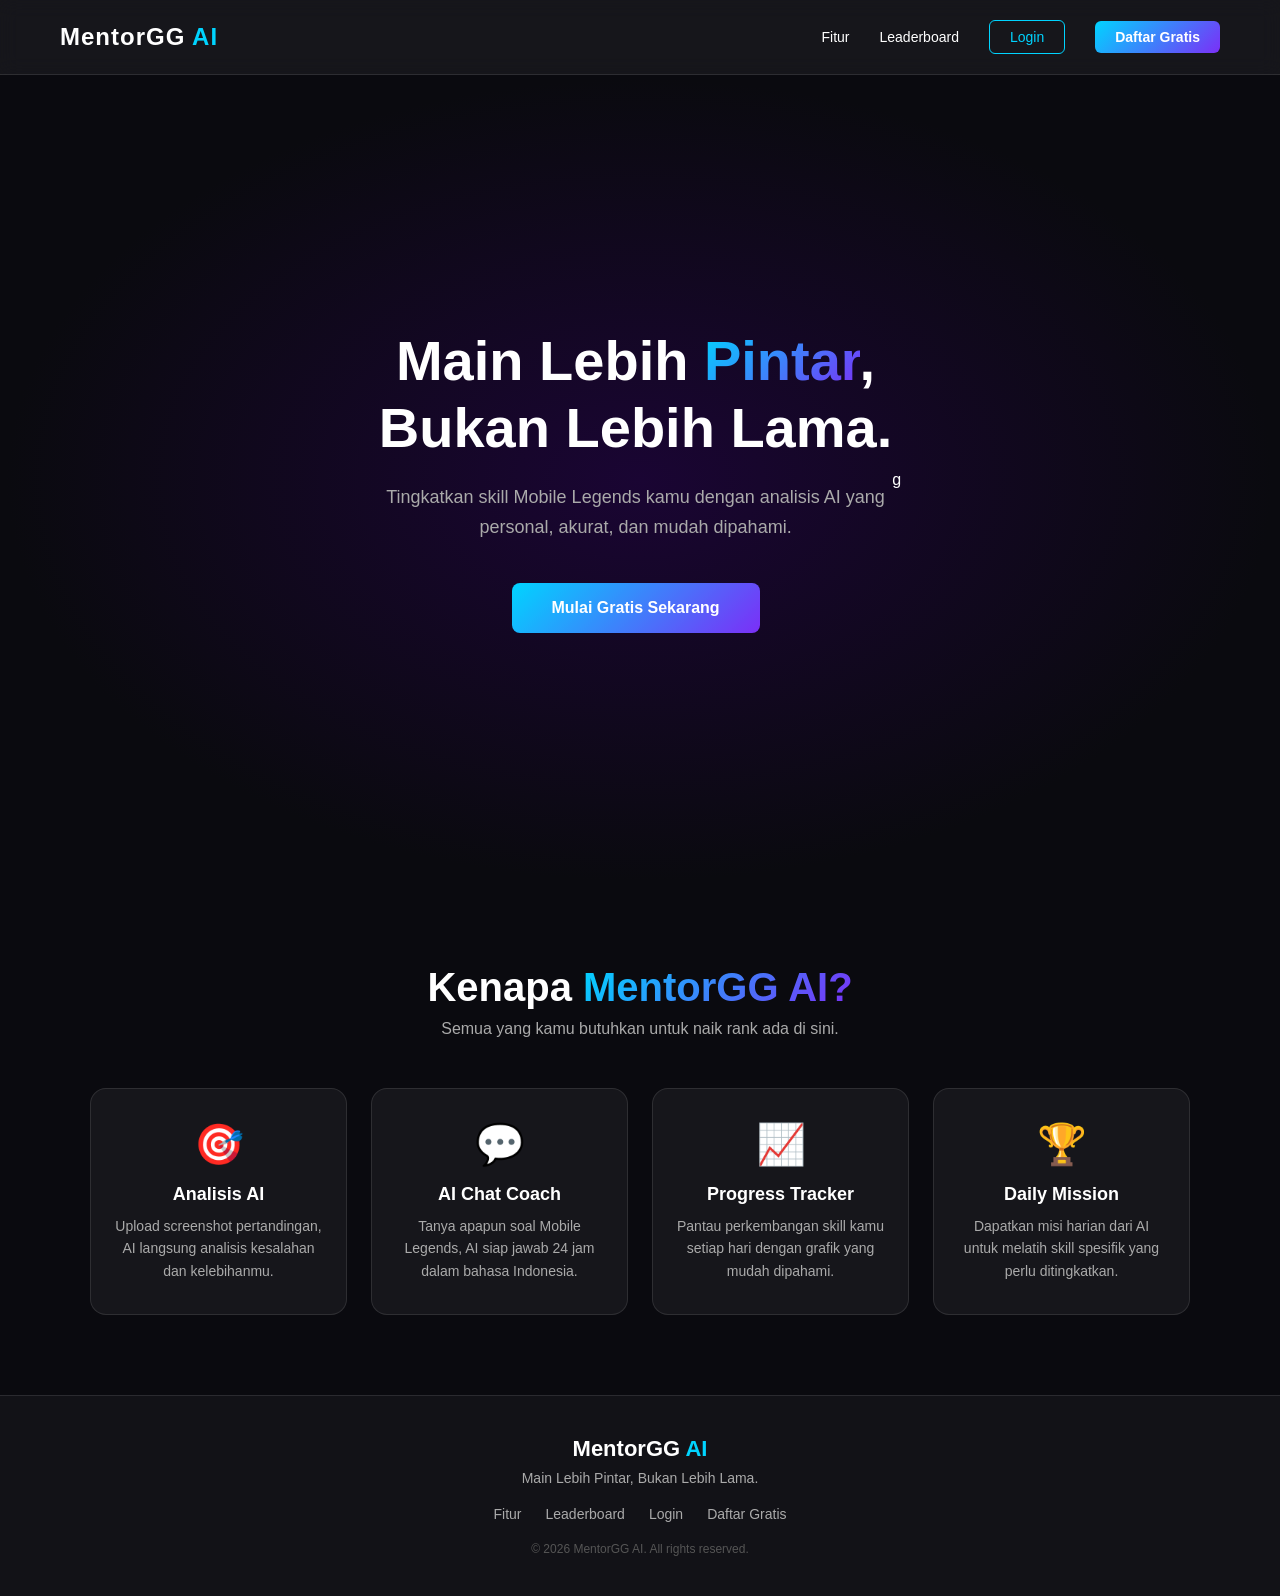
<file: index.html>
<!DOCTYPE html>
<html lang="id">
<head>
    <meta charset="UTF-8">
    <meta name="viewport" content="width=device-width, initial-scale=1.0">
    <title>MentorGG AI - Main Lebih Pintar, Bukan Lebih Lama</title>
    <link rel="stylesheet" href="css/style.css">
</head>
<body>

    <!-- NAVBAR -->
    <nav class="navbar">
        <div class="logo">MentorGG <span>AI</span></div>
        <div class="nav-links">
            <a href="#">Fitur</a>
            <a href="#">Leaderboard</a>
            <a href="login.html" class="btn-login">Login</a>
<a href="register.html" class="btn-register">Daftar Gratis</a>
        </div>
    </nav>

    <!-- HERO SECTION -->
    <section class="hero">
        <div class="hero-content">
            <h1>Main Lebih <span>Pintar</span>,<br>Bukan Lebih Lama.</h1>
            <p>Tingkatkan skill Mobile Legends kamu dengan analisis AI yang personal, akurat, dan mudah dipahami.</p>
            <a href="register.html" class="btn-primary">Mulai Gratis Sekarang</a>
        </div>g
    </section>
<!-- FITUR SECTION -->
    <section class="features">
        <h2>Kenapa <span>MentorGG AI?</span></h2>
        <p class="features-sub">Semua yang kamu butuhkan untuk naik rank ada di sini.</p>
        <div class="features-grid">
            <div class="feature-card">
                <div class="feature-icon">🎯</div>
                <h3>Analisis AI</h3>
                <p>Upload screenshot pertandingan, AI langsung analisis kesalahan dan kelebihanmu.</p>
            </div>
            <div class="feature-card">
                <div class="feature-icon">💬</div>
                <h3>AI Chat Coach</h3>
                <p>Tanya apapun soal Mobile Legends, AI siap jawab 24 jam dalam bahasa Indonesia.</p>
            </div>
            <div class="feature-card">
                <div class="feature-icon">📈</div>
                <h3>Progress Tracker</h3>
                <p>Pantau perkembangan skill kamu setiap hari dengan grafik yang mudah dipahami.</p>
            </div>
            <div class="feature-card">
                <div class="feature-icon">🏆</div>
                <h3>Daily Mission</h3>
                <p>Dapatkan misi harian dari AI untuk melatih skill spesifik yang perlu ditingkatkan.</p>
            </div>
        </div>
    </section>
    <!-- FOOTER -->
    <footer class="footer">
        <div class="footer-content">
            <div class="footer-logo">MentorGG <span>AI</span></div>
            <p class="footer-tagline">Main Lebih Pintar, Bukan Lebih Lama.</p>
            <div class="footer-links">
                <a href="#">Fitur</a>
                <a href="#">Leaderboard</a>
                <a href="#">Login</a>
                <a href="#">Daftar Gratis</a>
            </div>
            <p class="footer-copy">© 2026 MentorGG AI. All rights reserved.</p>
        </div>
    </footer>
</body>
</html>
</file>
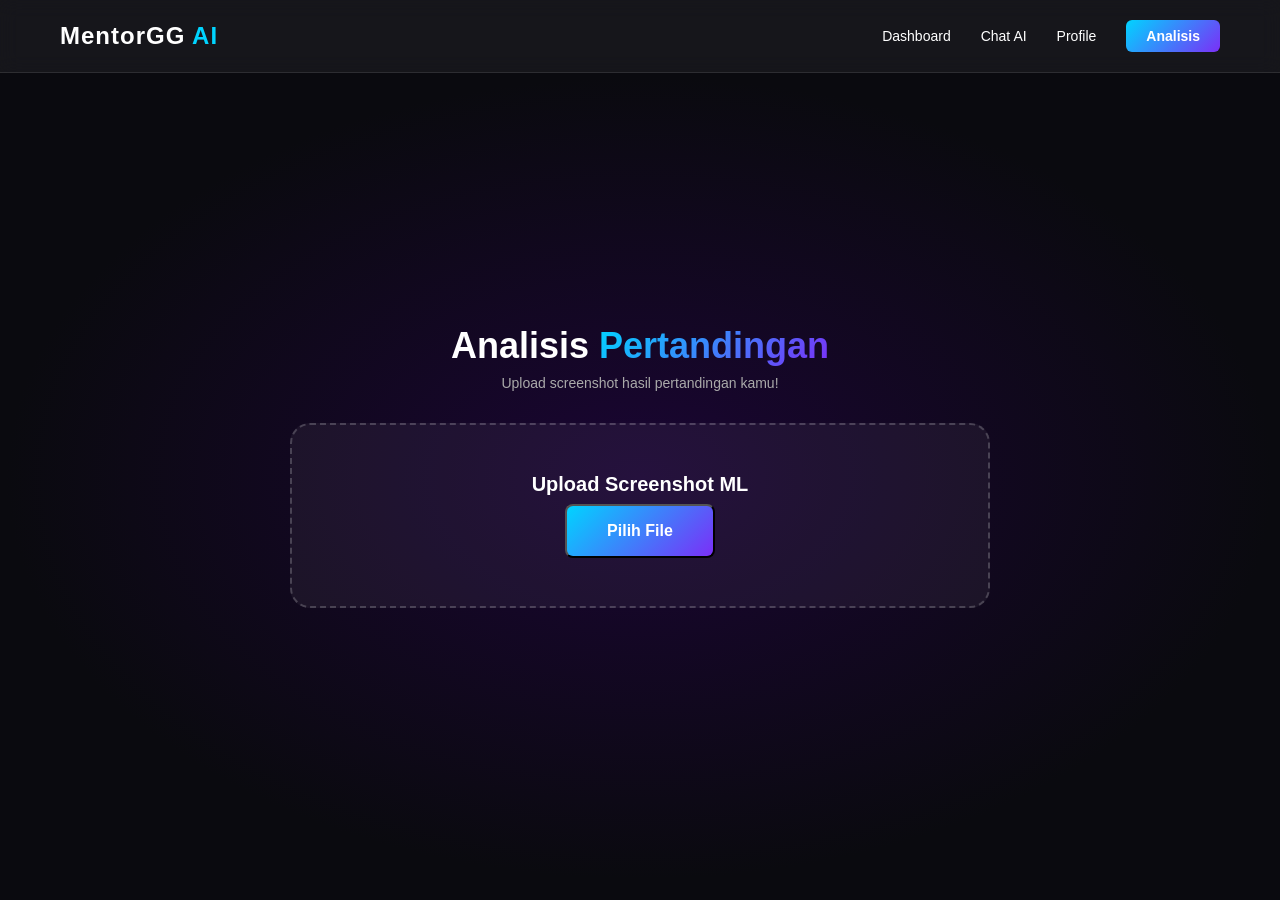
<file: analisis.html>
<!DOCTYPE html><html lang=id><head><meta charset=UTF-8><title>Analisis - MentorGG AI</title><link rel=stylesheet href=css/style.css></head><body><nav class=navbar><div class=logo><a href=index.html>MentorGG <span>AI</span></a></div><div class=nav-links><a href=dashboard.html>Dashboard</a><a href=chat.html>Chat AI</a><a href=profile.html>Profile</a><a href=analisis.html class=btn-register>Analisis</a></div></nav><section class=analisis-section><div class=analisis-container><div class=analisis-header><h2>Analisis <span>Pertandingan</span></h2><p>Upload screenshot hasil pertandingan kamu!</p></div><div class=upload-area><h3>Upload Screenshot ML</h3><input type=file id=fileInput accept=image/* style=display:none onchange=handleFile(event)><button class=btn-primary onclick=document.getElementById('fileInput').click()>Pilih File</button></div><div class=preview-area id=previewArea style=display:none><img id=previewImg style=max-width:100%;border-radius:12px;margin:20px 0><button class=btn-submit onclick=analyzeImage()>Analisis dengan AI</button></div><div class=result-area id=resultArea style=display:none><h3>Hasil Analisis AI</h3><div class=result-content id=resultContent></div></div></div></section><script src=js/analisis.js></script></body></html>
</file>
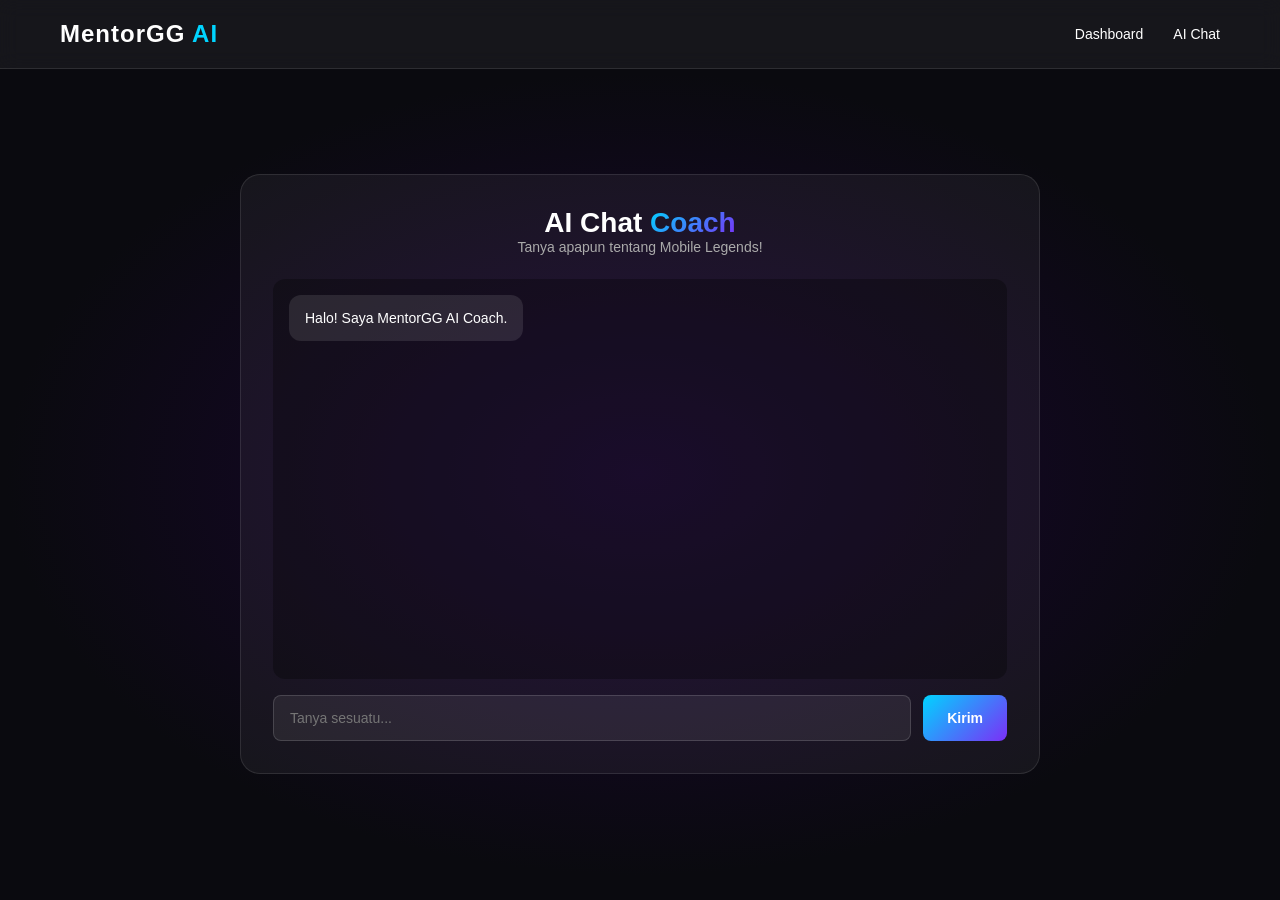
<file: chat.html>
<!DOCTYPE html><html lang='id'><head><meta charset='UTF-8'><title>AI Chat - MentorGG AI</title><link rel='stylesheet' href='css/style.css'><link rel='stylesheet' href='css/chat.css'></head><body><nav class='navbar'><div class='logo'><a href='index.html'>MentorGG <span>AI</span></a></div><div class='nav-links'><a href='dashboard.html'>Dashboard</a><a href='chat.html'>AI Chat</a></div></nav><section class='chat-section'><div class='chat-container'><div class='chat-header'><h2>AI Chat <span>Coach</span></h2><p>Tanya apapun tentang Mobile Legends!</p></div><div class='chat-box' id='chatBox'><div class='chat-message bot'><div class='message-content'>Halo! Saya MentorGG AI Coach.</div></div></div><div class='chat-input'><input type='text' id='userInput' placeholder='Tanya sesuatu...'><button onclick='sendMessage()'>Kirim</button></div></div></section><script src='js/chat.js'></script></body></html>
</file>
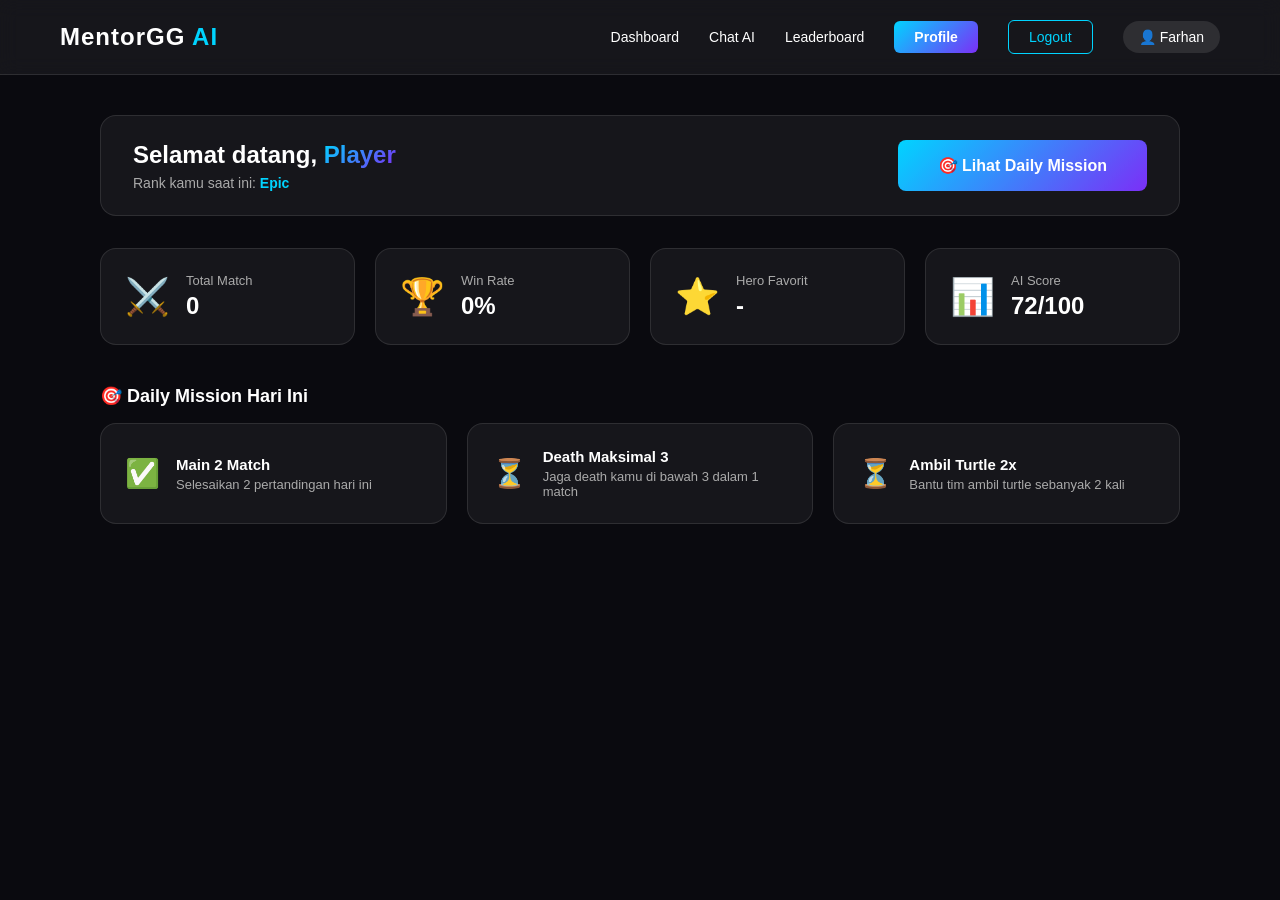
<file: dashboard.html>
<!DOCTYPE html>
<html lang="id">
<head>
    <meta charset="UTF-8">
    <meta name="viewport" content="width=device-width, initial-scale=1.0">
    <title>Dashboard - MentorGG AI</title>
    <link rel="stylesheet" href="css/style.css">
</head>
<body>

    <!-- NAVBAR -->
    <nav class="navbar">
        <div class="logo"><a href="index.html">MentorGG <span>AI</span></a></div>
        <div class="nav-links">
            <a href="dashboard.html">Dashboard</a>
           <a href="chat.html">Chat AI</a><a href="leaderboard.html">Leaderboard</a>
<a href="profile.html" class="btn-register">Profile</a>
            <a href="index.html" class="btn-login">Logout</a>
<span class="user-badge">👤 Farhan</span>
        </div>
    </nav>

    <!-- DASHBOARD -->
    <section class="dashboard">

        <!-- WELCOME -->
        <div class="welcome-bar">
            <div>
                <h2>Selamat datang, <span>Farhan</span> 👋</h2>
                <p>Rank kamu saat ini: <strong>Epic</strong></p>
            </div>
            <div class="daily-mission-btn">
                <a href="#" class="btn-primary">🎯 Lihat Daily Mission</a>
            </div>
        </div>

        <!-- STATS CARDS -->
        <div class="stats-grid">
            <div class="stat-card">
                <div class="stat-icon">⚔️</div>
                <div class="stat-info">
                    <p>Total Match</p>
                    <h3>248</h3>
                </div>
            </div>
            <div class="stat-card">
                <div class="stat-icon">🏆</div>
                <div class="stat-info">
                    <p>Win Rate</p>
                    <h3>58%</h3>
                </div>
            </div>
            <div class="stat-card">
                <div class="stat-icon">⭐</div>
                <div class="stat-info">
                    <p>Hero Favorit</p>
                    <h3>Fanny</h3>
                </div>
            </div>
            <div class="stat-card">
                <div class="stat-icon">📊</div>
                <div class="stat-info">
                    <p>AI Score</p>
                    <h3>72/100</h3>
                </div>
            </div>
        </div>

        <!-- DAILY MISSION -->
        <div class="section-title">🎯 Daily Mission Hari Ini</div>
        <div class="mission-grid">
            <div class="mission-card">
                <div class="mission-status done">✅</div>
                <div class="mission-info">
                    <h4>Main 2 Match</h4>
                    <p>Selesaikan 2 pertandingan hari ini</p>
                </div>
            </div>
            <div class="mission-card">
                <div class="mission-status pending">⏳</div>
                <div class="mission-info">
                    <h4>Death Maksimal 3</h4>
                    <p>Jaga death kamu di bawah 3 dalam 1 match</p>
                </div>
            </div>
            <div class="mission-card">
                <div class="mission-status pending">⏳</div>
                <div class="mission-info">
                    <h4>Ambil Turtle 2x</h4>
                    <p>Bantu tim ambil turtle sebanyak 2 kali</p>
                </div>
            </div>
        </div>

    </section>

    <script src="js/dashboard.js"></script>
</body>
</html>
</file>
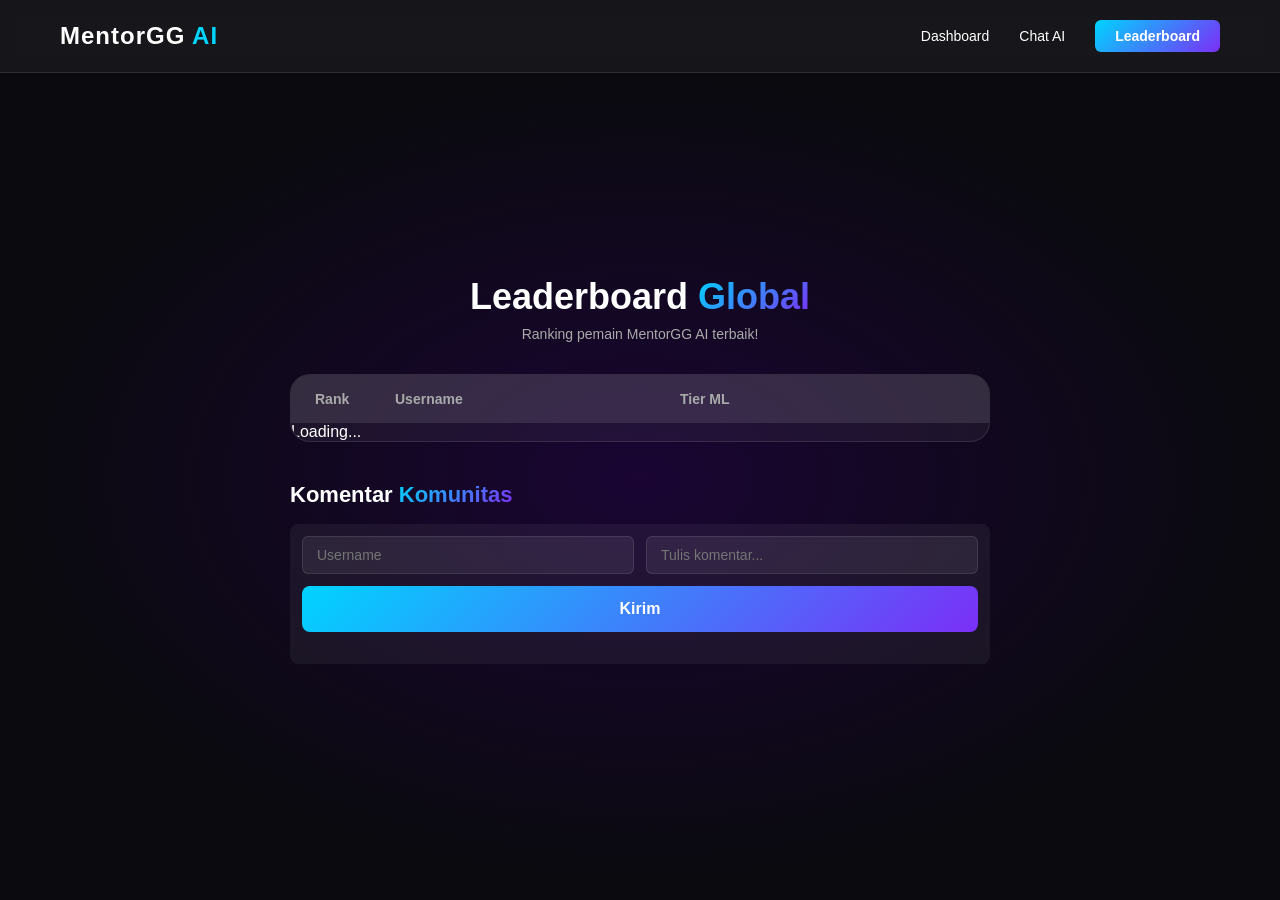
<file: leaderboard.html>
<!DOCTYPE html><html lang=id><head><meta charset=UTF-8><meta name=viewport content='width=device-width, initial-scale=1.0'><title>Leaderboard - MentorGG AI</title><link rel=stylesheet href=css/style.css></head><body><nav class=navbar><div class=logo><a href=index.html>MentorGG <span>AI</span></a></div><div class=nav-links><a href=dashboard.html>Dashboard</a><a href=chat.html>Chat AI</a><a href=leaderboard.html class=btn-register>Leaderboard</a></div></nav><section class=leaderboard-section><div class=leaderboard-container><div class=leaderboard-header><h2>Leaderboard <span>Global</span></h2><p>Ranking pemain MentorGG AI terbaik!</p></div><div class=leaderboard-table><div class=leaderboard-title><span>Rank</span><span>Username</span><span>Tier ML</span></div><div id=leaderboardList>Loading...</div></div><div class=comments-section><h3>Komentar <span>Komunitas</span></h3><div class=comment-form><input type=text id=commentUsername placeholder=Username><input type=text id=commentText placeholder='Tulis komentar...'><button class=btn-submit onclick=addComment()>Kirim</button></div><div id=commentsList></div></div></div></section><script src=js/leaderboard.js></script></body></html>
</file>
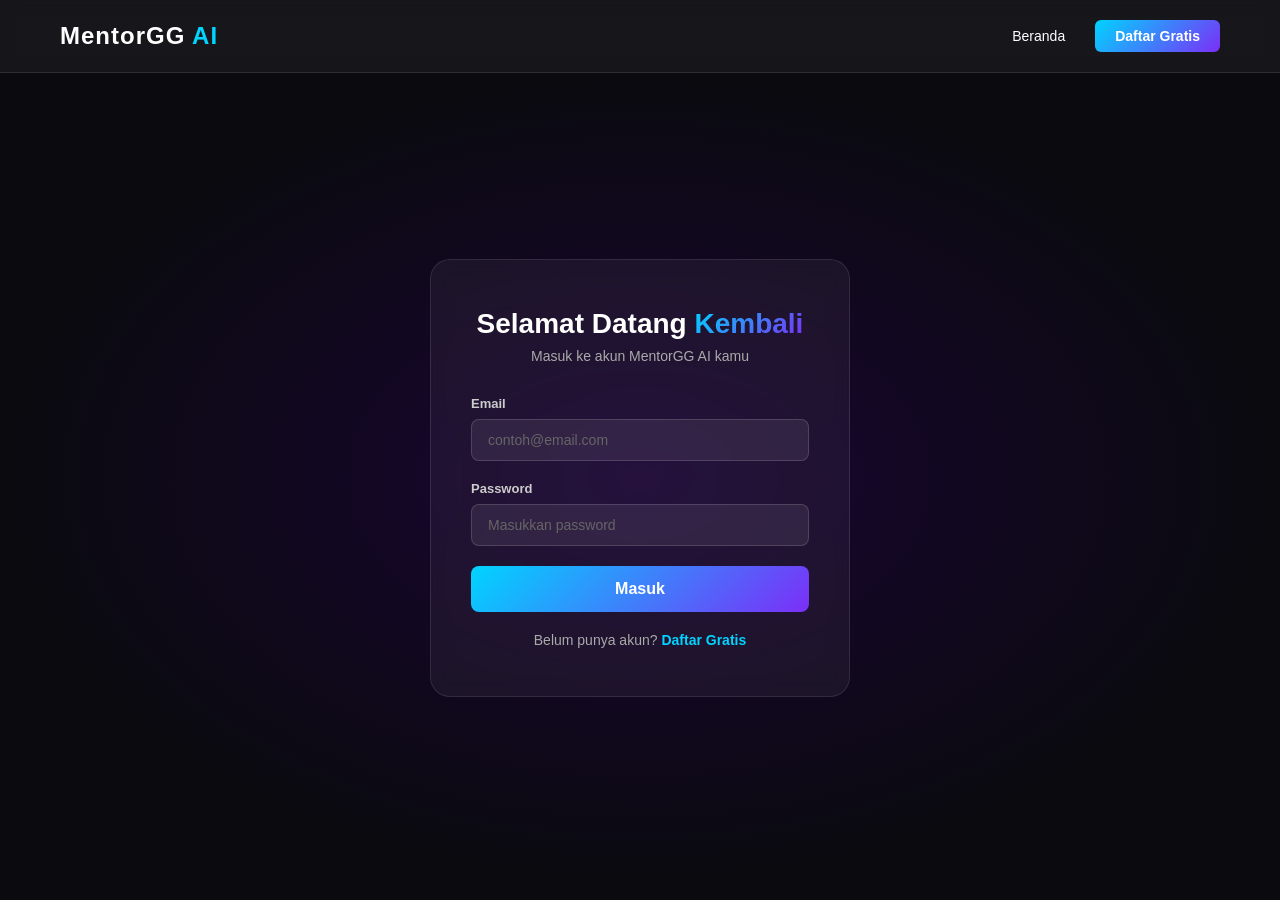
<file: login.html>
<!DOCTYPE html>
<html lang="id">
<head>
    <meta charset="UTF-8">
    <meta name="viewport" content="width=device-width, initial-scale=1.0">
    <title>Login - MentorGG AI</title>
    <link rel="stylesheet" href="css/style.css">
</head>
<body>

    <!-- NAVBAR -->
    <nav class="navbar">
        <div class="logo"><a href="index.html">MentorGG <span>AI</span></a></div>
        <div class="nav-links">
            <a href="index.html">Beranda</a>
            <a href="register.html" class="btn-register">Daftar Gratis</a>
        </div>
    </nav>

    <!-- LOGIN SECTION -->
    <section class="auth-section">
        <div class="auth-card">
            <h2>Selamat Datang <span>Kembali</span></h2>
            <p class="auth-sub">Masuk ke akun MentorGG AI kamu</p>

            <div class="auth-form">
                <div class="form-group">
                    <label>Email</label>
                    <input type="email" id="email" placeholder="contoh@email.com">
                </div>
                <div class="form-group">
                    <label>Password</label>
                    <input type="password" id="password" placeholder="Masukkan password">
                </div>
                <button class="btn-submit" onclick="handleLogin()">Masuk</button>
                <p class="auth-switch">Belum punya akun? <a href="register.html">Daftar Gratis</a></p>
            </div>
        </div>
    </section>

    <script src="js/auth.js"></script>
</body>
</html>
</file>
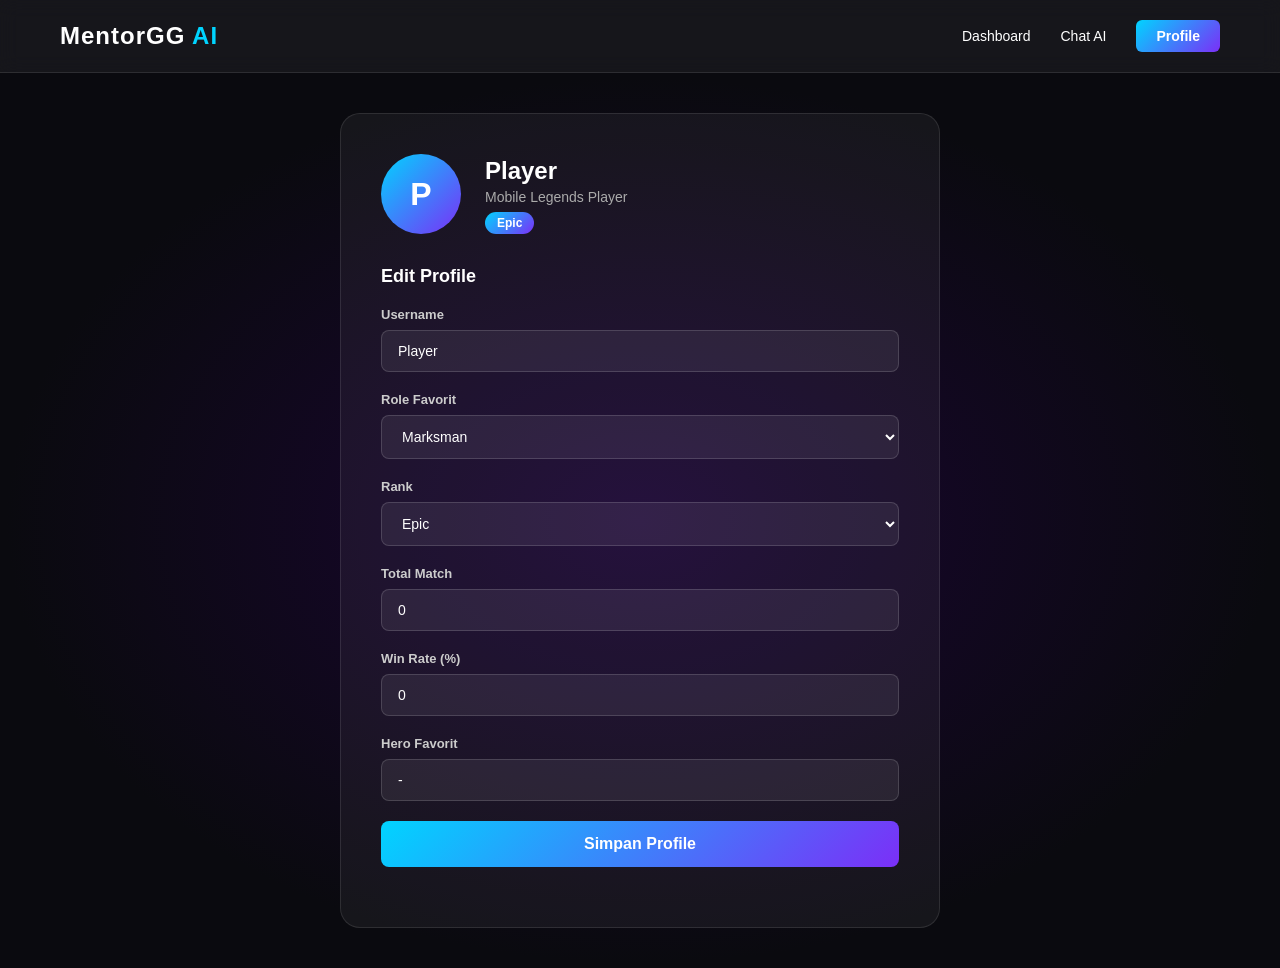
<file: profile.html>
<!DOCTYPE html><html lang=id><head><meta charset=UTF-8><title>Profile - MentorGG AI</title><link rel=stylesheet href=css/style.css></head><body><nav class=navbar><div class=logo><a href=index.html>MentorGG <span>AI</span></a></div><div class=nav-links><a href=dashboard.html>Dashboard</a><a href=chat.html>Chat AI</a><a href=profile.html class=btn-register>Profile</a></div></nav><section class=profile-section><div class=profile-container><div class=profile-header><div class=profile-avatar id=profileAvatar>F</div><div class=profile-info><h2 id=profileUsername>Farhan</h2><p>Mobile Legends Player</p><span class=profile-rank id=profileRank>Epic</span></div></div><div class=profile-form><h3>Edit Profile</h3><div class=form-group><label>Username</label><input type=text id=editUsername placeholder=Username></div><div class=form-group><label>Role Favorit</label><select id=editHero><option>Marksman</option><option>Mage</option><option>Tank</option><option>Fighter</option><option>Assassin</option><option>Support</option></select></div><div class=form-group><label>Rank</label><select id=editRank><option>Warrior</option><option>Elite</option><option>Master</option><option>Grandmaster</option><option>Epic</option><option>Legend</option><option>Mythic</option><option>Mythical Glory</option><option>Mythical Honor</option><option>Mythical Immortal</option></select></div><div class=form-group><label>Total Match</label><input type=number id=editMatch placeholder='Contoh: 248'></div><div class=form-group><label>Win Rate (%)</label><input type=number id=editWinRate placeholder='Contoh: 58' min=0 max=100></div><div class=form-group><label>Hero Favorit</label><input type=text id=editHeroFav placeholder='Contoh: Fanny, Gusion'></div><button class=btn-submit onclick=saveProfile()>Simpan Profile</button></div></div></section><script src=js/profile.js></script></body></html>
</file>
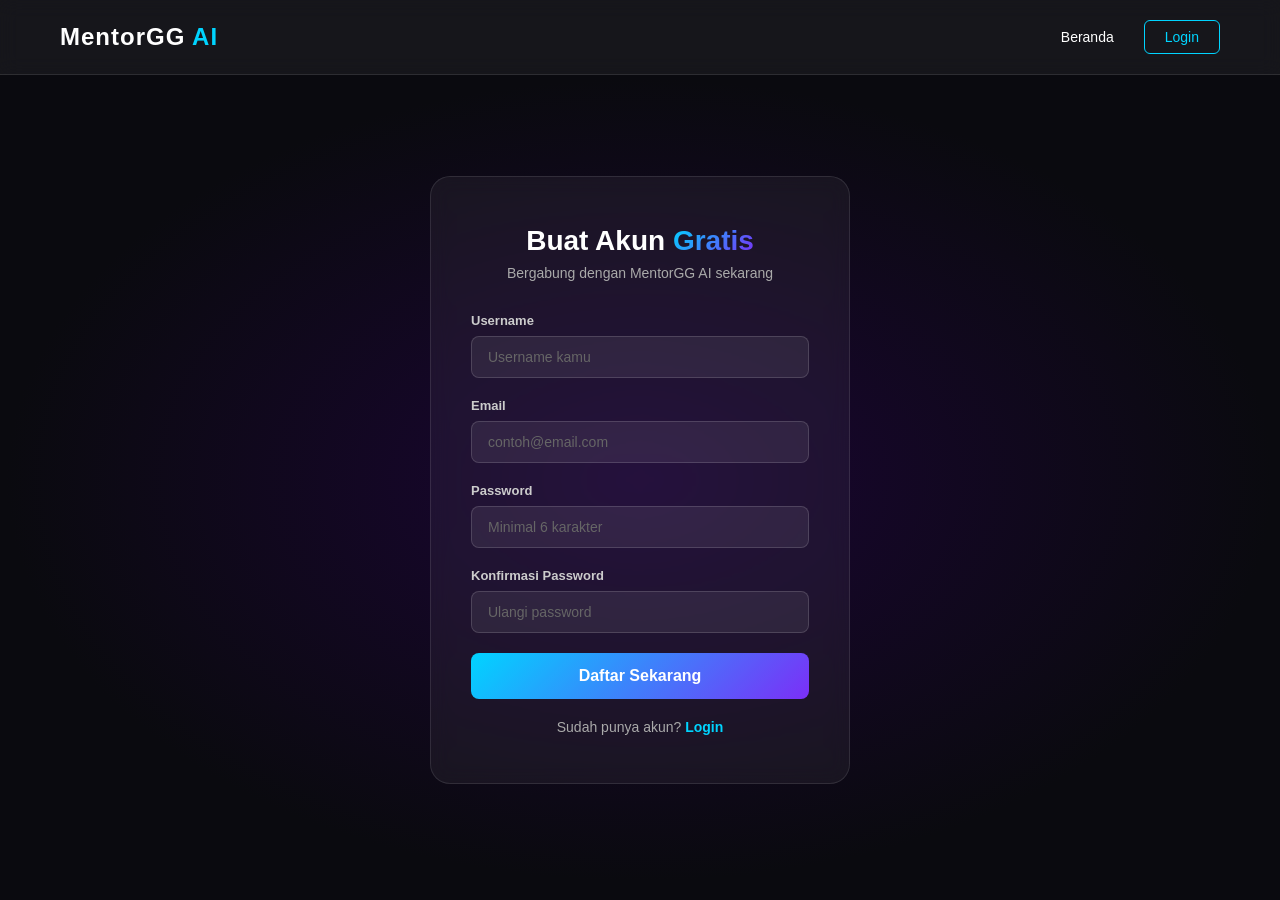
<file: register.html>
<!DOCTYPE html>
<html lang="id">
<head>
    <meta charset="UTF-8">
    <meta name="viewport" content="width=device-width, initial-scale=1.0">
    <title>Daftar - MentorGG AI</title>
    <link rel="stylesheet" href="css/style.css">
</head>
<body>

    <!-- NAVBAR -->
    <nav class="navbar">
        <div class="logo"><a href="index.html">MentorGG <span>AI</span></a></div>
        <div class="nav-links">
            <a href="index.html">Beranda</a>
            <a href="login.html" class="btn-login">Login</a>
        </div>
    </nav>

    <!-- REGISTER SECTION -->
    <section class="auth-section">
        <div class="auth-card">
            <h2>Buat Akun <span>Gratis</span></h2>
            <p class="auth-sub">Bergabung dengan MentorGG AI sekarang</p>

            <div class="auth-form">
                <div class="form-group">
                    <label>Username</label>
                    <input type="text" id="username" placeholder="Username kamu">
                </div>
                <div class="form-group">
                    <label>Email</label>
                    <input type="email" id="email" placeholder="contoh@email.com">
                </div>
                <div class="form-group">
                    <label>Password</label>
                    <input type="password" id="password" placeholder="Minimal 6 karakter">
                </div>
                <div class="form-group">
                    <label>Konfirmasi Password</label>
                    <input type="password" id="confirm-password" placeholder="Ulangi password">
                </div>
                <button class="btn-submit" onclick="handleRegister()">Daftar Sekarang</button>
                <p class="auth-switch">Sudah punya akun? <a href="login.html">Login</a></p>
            </div>
        </div>
    </section>

    <script src="js/auth.js"></script>
</body>
</html>
</file>
<file: css/style.css>
/* ===== RESET & BASE ===== */
* {
    margin: 0;
    padding: 0;
    box-sizing: border-box;
}

body {
    font-family: 'Segoe UI', sans-serif;
    background-color: #0a0a0f;
    color: #ffffff;
}

/* ===== NAVBAR ===== */
.navbar {
    display: flex;
    justify-content: space-between;
    align-items: center;
    padding: 20px 60px;
    background: rgba(255, 255, 255, 0.05);
    backdrop-filter: blur(10px);
    border-bottom: 1px solid rgba(255, 255, 255, 0.1);
    position: sticky;
    top: 0;
    z-index: 100;
}

.logo {
    font-size: 24px;
    font-weight: 700;
    letter-spacing: 1px;
}

.logo span {
    color: #00d4ff;
}

.nav-links {
    display: flex;
    align-items: center;
    gap: 30px;
}

.nav-links a {
    text-decoration: none;
    color: #cccccc;
    font-size: 14px;
    transition: color 0.3s;
}

.nav-links a:hover {
    color: #00d4ff;
}

.btn-login {
    color: #00d4ff !important;
    border: 1px solid #00d4ff;
    padding: 8px 20px;
    border-radius: 6px;
}

.btn-register {
    background: linear-gradient(135deg, #00d4ff, #7b2ff7);
    color: #ffffff !important;
    padding: 8px 20px;
    border-radius: 6px;
    font-weight: 600;
}

/* ===== HERO ===== */
.hero {
    min-height: 90vh;
    display: flex;
    align-items: center;
    justify-content: center;
    text-align: center;
    padding: 60px 20px;
    background: radial-gradient(ellipse at center, #1a0533 0%, #0a0a0f 70%);
}

.hero-content h1 {
    font-size: 56px;
    font-weight: 800;
    line-height: 1.2;
    margin-bottom: 20px;
}

.hero-content h1 span {
    background: linear-gradient(135deg, #00d4ff, #7b2ff7);
    -webkit-background-clip: text;
    -webkit-text-fill-color: transparent;
}

.hero-content p {
    font-size: 18px;
    color: #aaaaaa;
    max-width: 500px;
    margin: 0 auto 40px;
    line-height: 1.7;
}

.btn-primary {
    display: inline-block;
    text-decoration: none;
    background: linear-gradient(135deg, #00d4ff, #7b2ff7);
    color: #ffffff;
    padding: 16px 40px;
    border-radius: 8px;
    font-size: 16px;
    font-weight: 700;
    transition: transform 0.3s, box-shadow 0.3s;
}

.btn-primary:hover {
    transform: translateY(-3px);
    box-shadow: 0 10px 30px rgba(0, 212, 255, 0.3);
}/* ===== FEATURES ===== */
.features {
    padding: 80px 60px;
    text-align: center;
    background: #0a0a0f;
}

.features h2 {
    font-size: 40px;
    font-weight: 800;
    margin-bottom: 10px;
}

.features h2 span {
    background: linear-gradient(135deg, #00d4ff, #7b2ff7);
    -webkit-background-clip: text;
    -webkit-text-fill-color: transparent;
}

.features-sub {
    color: #aaaaaa;
    font-size: 16px;
    margin-bottom: 50px;
}

.features-grid {
    display: grid;
    grid-template-columns: repeat(4, 1fr);
    gap: 24px;
    max-width: 1100px;
    margin: 0 auto;
}

.feature-card {
    background: rgba(255, 255, 255, 0.05);
    border: 1px solid rgba(255, 255, 255, 0.1);
    border-radius: 16px;
    padding: 32px 24px;
    transition: transform 0.3s, border-color 0.3s;
}

.feature-card:hover {
    transform: translateY(-5px);
    border-color: #00d4ff;
}

.feature-icon {
    font-size: 40px;
    margin-bottom: 16px;
}

.feature-card h3 {
    font-size: 18px;
    font-weight: 700;
    margin-bottom: 10px;
}

.feature-card p {
    color: #aaaaaa;
    font-size: 14px;
    line-height: 1.6;
}/* ===== FOOTER ===== */
.footer {
    background: rgba(255, 255, 255, 0.03);
    border-top: 1px solid rgba(255, 255, 255, 0.1);
    padding: 40px 60px;
    text-align: center;
}

.footer-logo {
    font-size: 22px;
    font-weight: 700;
    margin-bottom: 8px;
}

.footer-logo span {
    color: #00d4ff;
}

.footer-tagline {
    color: #aaaaaa;
    font-size: 14px;
    margin-bottom: 20px;
}

.footer-links {
    display: flex;
    justify-content: center;
    gap: 24px;
    margin-bottom: 20px;
}

.footer-links a {
    text-decoration: none;
    color: #aaaaaa;
    font-size: 14px;
    transition: color 0.3s;
}

.footer-links a:hover {
    color: #00d4ff;
}

.footer-copy {
    color: #555555;
    font-size: 12px;
}/* ===== AUTH (LOGIN & REGISTER) ===== */
.auth-section {
    min-height: 90vh;
    display: flex;
    align-items: center;
    justify-content: center;
    padding: 60px 20px;
    background: radial-gradient(ellipse at center, #1a0533 0%, #0a0a0f 70%);
}

.auth-card {
    background: rgba(255, 255, 255, 0.05);
    border: 1px solid rgba(255, 255, 255, 0.1);
    border-radius: 20px;
    padding: 48px 40px;
    width: 100%;
    max-width: 420px;
    backdrop-filter: blur(10px);
    text-align: center;
}

.auth-card h2 {
    font-size: 28px;
    font-weight: 800;
    margin-bottom: 8px;
}

.auth-card h2 span {
    background: linear-gradient(135deg, #00d4ff, #7b2ff7);
    -webkit-background-clip: text;
    -webkit-text-fill-color: transparent;
}

.auth-sub {
    color: #aaaaaa;
    font-size: 14px;
    margin-bottom: 32px;
}

.form-group {
    text-align: left;
    margin-bottom: 20px;
}

.form-group label {
    display: block;
    font-size: 13px;
    color: #cccccc;
    margin-bottom: 8px;
    font-weight: 600;
}

.form-group input {
    width: 100%;
    padding: 12px 16px;
    background: rgba(255, 255, 255, 0.07);
    border: 1px solid rgba(255, 255, 255, 0.15);
    border-radius: 8px;
    color: #ffffff;
    font-size: 14px;
    outline: none;
    transition: border-color 0.3s;
}

.form-group input:focus {
    border-color: #00d4ff;
}

.form-group input::placeholder {
    color: #666666;
}

.btn-submit {
    width: 100%;
    padding: 14px;
    background: linear-gradient(135deg, #00d4ff, #7b2ff7);
    color: #ffffff;
    border: none;
    border-radius: 8px;
    font-size: 16px;
    font-weight: 700;
    cursor: pointer;
    transition: transform 0.3s, box-shadow 0.3s;
    margin-bottom: 20px;
}

.btn-submit:hover {
    transform: translateY(-2px);
    box-shadow: 0 8px 25px rgba(0, 212, 255, 0.3);
}

.auth-switch {
    color: #aaaaaa;
    font-size: 14px;
}

.auth-switch a {
    color: #00d4ff;
    text-decoration: none;
    font-weight: 600;
}

.auth-switch a:hover {
    text-decoration: underline;
}

.navbar a {
    text-decoration: none;
    color: #ffffff;
}/* ===== DASHBOARD ===== */
.dashboard {
    padding: 40px 60px;
    max-width: 1200px;
    margin: 0 auto;
}

.welcome-bar {
    display: flex;
    justify-content: space-between;
    align-items: center;
    background: rgba(255, 255, 255, 0.05);
    border: 1px solid rgba(255, 255, 255, 0.1);
    border-radius: 16px;
    padding: 24px 32px;
    margin-bottom: 32px;
}

.welcome-bar h2 {
    font-size: 24px;
    font-weight: 700;
    margin-bottom: 6px;
}

.welcome-bar h2 span {
    background: linear-gradient(135deg, #00d4ff, #7b2ff7);
    -webkit-background-clip: text;
    -webkit-text-fill-color: transparent;
}

.welcome-bar p {
    color: #aaaaaa;
    font-size: 14px;
}

.welcome-bar strong {
    color: #00d4ff;
}

/* ===== STATS GRID ===== */
.stats-grid {
    display: grid;
    grid-template-columns: repeat(4, 1fr);
    gap: 20px;
    margin-bottom: 40px;
}

.stat-card {
    background: rgba(255, 255, 255, 0.05);
    border: 1px solid rgba(255, 255, 255, 0.1);
    border-radius: 16px;
    padding: 24px;
    display: flex;
    align-items: center;
    gap: 16px;
    transition: transform 0.3s, border-color 0.3s;
}

.stat-card:hover {
    transform: translateY(-3px);
    border-color: #00d4ff;
}

.stat-icon {
    font-size: 36px;
}

.stat-info p {
    color: #aaaaaa;
    font-size: 13px;
    margin-bottom: 4px;
}

.stat-info h3 {
    font-size: 24px;
    font-weight: 800;
    color: #ffffff;
}

/* ===== SECTION TITLE ===== */
.section-title {
    font-size: 18px;
    font-weight: 700;
    margin-bottom: 16px;
    color: #ffffff;
}

/* ===== DAILY MISSION ===== */
.mission-grid {
    display: grid;
    grid-template-columns: repeat(3, 1fr);
    gap: 20px;
    margin-bottom: 40px;
}

.mission-card {
    background: rgba(255, 255, 255, 0.05);
    border: 1px solid rgba(255, 255, 255, 0.1);
    border-radius: 16px;
    padding: 24px;
    display: flex;
    align-items: center;
    gap: 16px;
    transition: transform 0.3s;
}

.mission-card:hover {
    transform: translateY(-3px);
}

.mission-status {
    font-size: 28px;
}

.mission-info h4 {
    font-size: 15px;
    font-weight: 700;
    margin-bottom: 4px;
}

.mission-info p {
    color: #aaaaaa;
    font-size: 13px;
}

.user-badge {
    background: rgba(255, 255, 255, 0.1);
    padding: 8px 16px;
    border-radius: 20px;
    font-size: 14px;
    color: #ffffff;
}
/* ===== PROFILE ===== */
.profile-section {
    min-height: 90vh;
    display: flex;
    align-items: center;
    justify-content: center;
    padding: 40px 20px;
    background: radial-gradient(ellipse at center, #1a0533 0%, #0a0a0f 70%);
}
.profile-container {
    width: 100%;
    max-width: 600px;
    background: rgba(255,255,255,0.05);
    border: 1px solid rgba(255,255,255,0.1);
    border-radius: 20px;
    padding: 40px;
}
.profile-header {
    display: flex;
    align-items: center;
    gap: 24px;
    margin-bottom: 32px;
}
.profile-avatar {
    width: 80px;
    height: 80px;
    border-radius: 50%;
    background: linear-gradient(135deg, #00d4ff, #7b2ff7);
    display: flex;
    align-items: center;
    justify-content: center;
    font-size: 32px;
    font-weight: 800;
    color: #ffffff;
}
.profile-info h2 {
    font-size: 24px;
    font-weight: 800;
    margin-bottom: 4px;
}
.profile-info p {
    color: #aaaaaa;
    font-size: 14px;
    margin-bottom: 8px;
}
.profile-rank {
    background: linear-gradient(135deg, #00d4ff, #7b2ff7);
    padding: 4px 12px;
    border-radius: 20px;
    font-size: 12px;
    font-weight: 700;
}
.profile-form h3 {
    font-size: 18px;
    font-weight: 700;
    margin-bottom: 20px;
    color: #ffffff;
}
.form-group select {
    width: 100%;
    padding: 12px 16px;
    background: rgba(255,255,255,0.07);
    border: 1px solid rgba(255,255,255,0.15);
    border-radius: 8px;
    color: #ffffff;
    font-size: 14px;
    outline: none;
}

.analisis-section{min-height:90vh;display:flex;align-items:center;justify-content:center;padding:40px 20px;background:radial-gradient(ellipse at center,#1a0533 0%,#0a0a0f 70%)}.analisis-container{width:100%;max-width:700px}.analisis-header{text-align:center;margin-bottom:32px}.analisis-header h2{font-size:36px;font-weight:800;margin-bottom:8px}.analisis-header h2 span{background:linear-gradient(135deg,#00d4ff,#7b2ff7);-webkit-background-clip:text;-webkit-text-fill-color:transparent}.analisis-header p{color:#aaaaaa;font-size:14px}.upload-area{background:rgba(255,255,255,0.05);border:2px dashed rgba(255,255,255,0.2);border-radius:20px;padding:48px;text-align:center;margin-bottom:24px}.upload-area h3{font-size:20px;font-weight:700;margin-bottom:8px}.upload-area p{color:#aaaaaa;font-size:14px;margin-bottom:24px}.preview-area{text-align:center;margin-bottom:24px}.result-area{background:rgba(255,255,255,0.05);border:1px solid rgba(255,255,255,0.1);border-radius:16px;padding:32px;margin-top:24px}.result-area h3{font-size:20px;font-weight:700;margin-bottom:16px;color:#00d4ff}.result-content{color:#cccccc;font-size:14px;line-height:1.8}
.leaderboard-section{min-height:90vh;display:flex;align-items:center;justify-content:center;padding:40px 20px;background:radial-gradient(ellipse at center,#1a0533 0%,#0a0a0f 70%)}.leaderboard-container{width:100%;max-width:700px}.leaderboard-header{text-align:center;margin-bottom:32px}.leaderboard-header h2{font-size:36px;font-weight:800;margin-bottom:8px}.leaderboard-header h2 span{background:linear-gradient(135deg,#00d4ff,#7b2ff7);-webkit-background-clip:text;-webkit-text-fill-color:transparent}.leaderboard-header p{color:#aaaaaa;font-size:14px}.leaderboard-table{background:rgba(255,255,255,0.05);border:1px solid rgba(255,255,255,0.1);border-radius:20px;overflow:hidden}.leaderboard-title{display:grid;grid-template-columns:80px 1fr 1fr;padding:16px 24px;background:rgba(255,255,255,0.1);font-weight:700;font-size:14px;color:#aaaaaa}.leaderboard-item{display:grid;grid-template-columns:80px 1fr 1fr;padding:16px 24px;border-bottom:1px solid rgba(255,255,255,0.05);transition:background 0.3s}.leaderboard-item:hover{background:rgba(255,255,255,0.05)}.rank-badge{font-weight:800;color:#00d4ff}.player-name{font-weight:600}.player-rank{color:#7b2ff7;font-weight:600}
.comments-section{margin-top:40px}.comments-section h3{font-size:22px;font-weight:800;margin-bottom:16px}.comments-section h3 span{background:linear-gradient(135deg,#00d4ff,#7b2ff7);-webkit-background-clip:text;-webkit-text-fill-color:transparent}.comment-form{display:flex;gap:12px;margin-bottom:24px;flex-wrap:wrap}.comment-form input{flex:1;padding:12px 16px;background:rgba(255,255,255,0.07);border:1px solid rgba(255,255,255,0.15);border-radius:8px;color:#ffffff;font-size:14px;outline:none;min-width:150px}.comment-item{background:rgba(255,255,255,0.05);border:1px solid rgba(255,255,255,0.1);border-radius:12px;padding:16px;margin-bottom:12px}.comment-item strong{color:#00d4ff;font-size:14px}.comment-item p{color:#cccccc;font-size:14px;margin-top:6px;line-height:1.6}

.discord-message{display:flex;gap:16px;padding:12px 16px;border-radius:8px;transition:background 0.2s;margin-bottom:4px}.discord-message:hover{background:rgba(255,255,255,0.03)}.discord-avatar{width:40px;height:40px;border-radius:50%;background:linear-gradient(135deg,#00d4ff,#7b2ff7);display:flex;align-items:center;justify-content:center;font-weight:800;font-size:16px;color:#fff;flex-shrink:0}.discord-content{flex:1}.discord-header{display:flex;align-items:baseline;gap:8px;margin-bottom:4px}.discord-username{font-weight:700;color:#00d4ff;font-size:14px}.discord-time{font-size:11px;color:#666}.discord-text{color:#dcddde;font-size:14px;line-height:1.5}.comment-form{display:flex;gap:12px;margin-bottom:16px;align-items:center;background:rgba(255,255,255,0.05);padding:12px;border-radius:8px}.comment-form input{flex:1;padding:10px 14px;background:rgba(255,255,255,0.07);border:1px solid rgba(255,255,255,0.1);border-radius:6px;color:#fff;font-size:14px;outline:none}.comment-form input:focus{border-color:#00d4ff}
</file>
<file: css/chat.css>
.chat-section {
    min-height: 90vh;
    display: flex;
    align-items: center;
    justify-content: center;
    padding: 40px 20px;
    background: radial-gradient(ellipse at center, #1a0533 0%, #0a0a0f 70%);
}
.chat-container {
    width: 100%;
    max-width: 800px;
    background: rgba(255,255,255,0.05);
    border: 1px solid rgba(255,255,255,0.1);
    border-radius: 20px;
    padding: 32px;
}
.chat-header {
    text-align: center;
    margin-bottom: 24px;
}
.chat-header h2 {
    font-size: 28px;
    font-weight: 800;
}
.chat-header h2 span {
    background: linear-gradient(135deg, #00d4ff, #7b2ff7);
    -webkit-background-clip: text;
    -webkit-text-fill-color: transparent;
}
.chat-header p {
    color: #aaaaaa;
    font-size: 14px;
}
.chat-box {
    height: 400px;
    overflow-y: auto;
    padding: 16px;
    background: rgba(0,0,0,0.3);
    border-radius: 12px;
    margin-bottom: 16px;
    display: flex;
    flex-direction: column;
    gap: 12px;
}
.chat-message {
    display: flex;
}
.chat-message.user {
    justify-content: flex-end;
}
.chat-message.bot {
    justify-content: flex-start;
}
.message-content {
    max-width: 70%;
    padding: 12px 16px;
    border-radius: 12px;
    font-size: 14px;
    line-height: 1.6;
}
.chat-message.user .message-content {
    background: linear-gradient(135deg, #00d4ff, #7b2ff7);
    color: #ffffff;
}
.chat-message.bot .message-content {
    background: rgba(255,255,255,0.1);
    color: #ffffff;
}
.chat-input {
    display: flex;
    gap: 12px;
}
.chat-input input {
    flex: 1;
    padding: 14px 16px;
    background: rgba(255,255,255,0.07);
    border: 1px solid rgba(255,255,255,0.15);
    border-radius: 8px;
    color: #ffffff;
    font-size: 14px;
    outline: none;
}
.chat-input input:focus {
    border-color: #00d4ff;
}
.chat-input button {
    padding: 14px 24px;
    background: linear-gradient(135deg, #00d4ff, #7b2ff7);
    color: #ffffff;
    border: none;
    border-radius: 8px;
    font-size: 14px;
    font-weight: 700;
    cursor: pointer;
}
</file>
